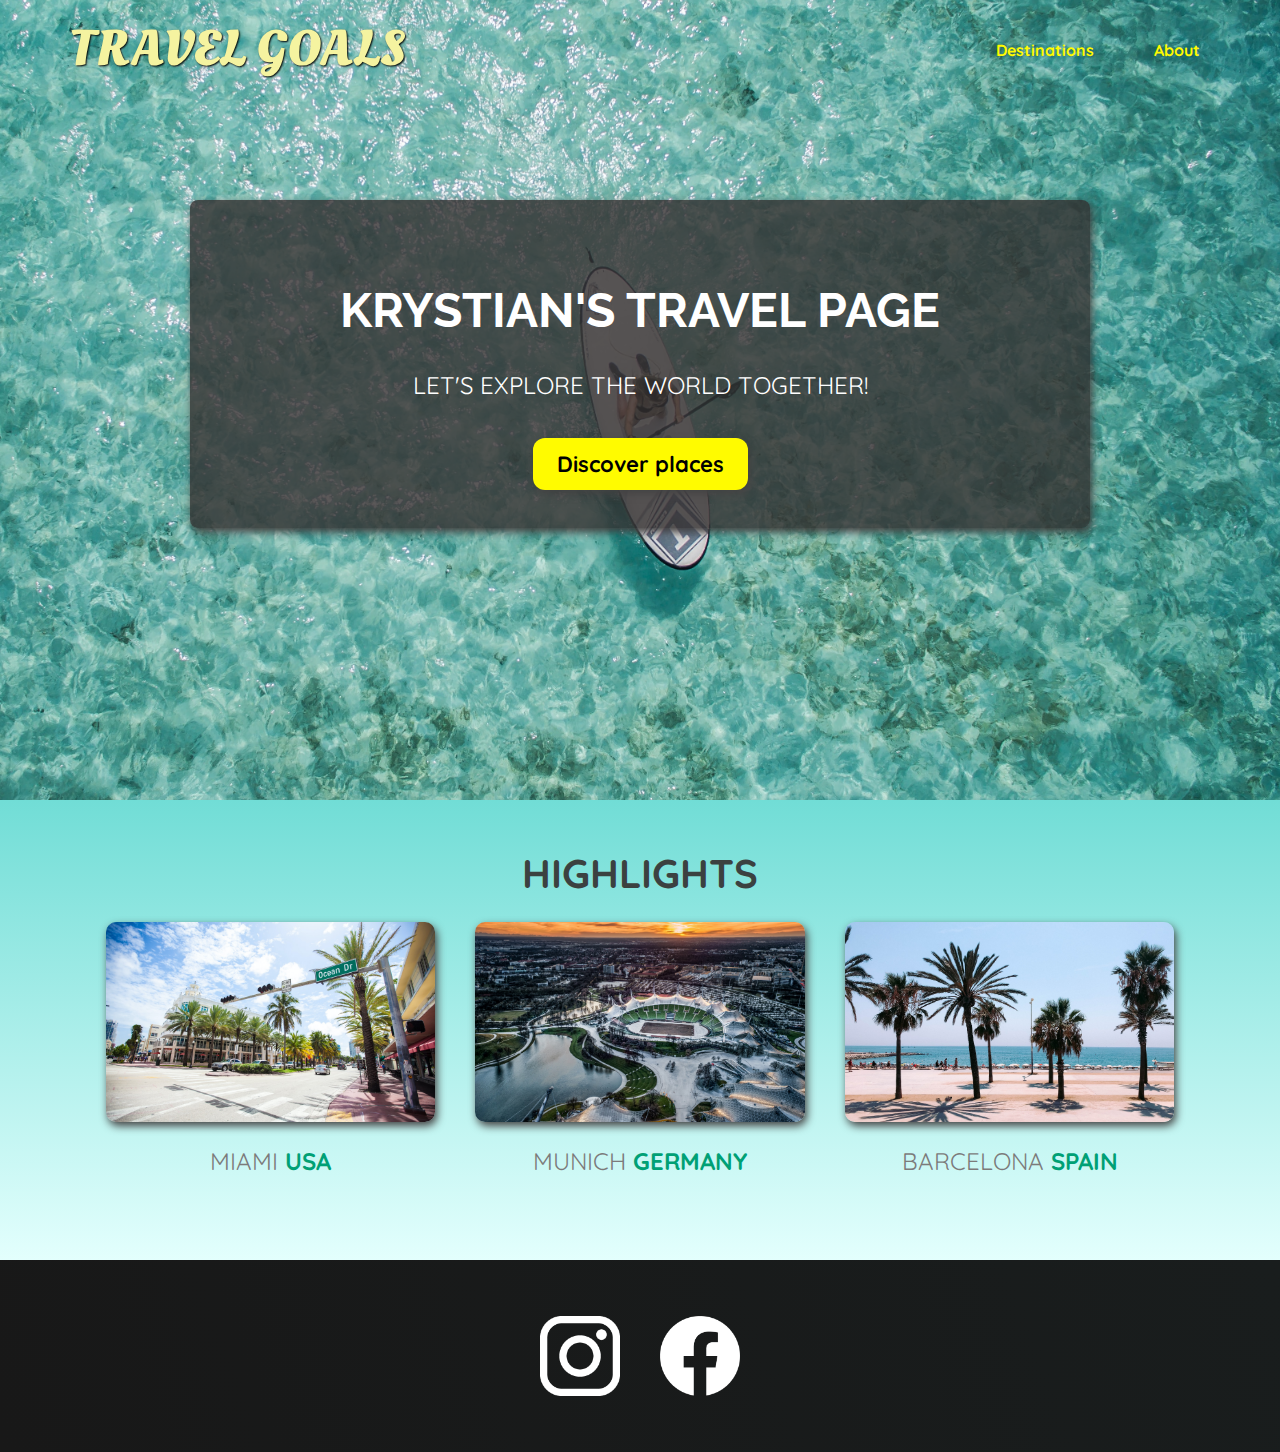
<file: index.html>
<!DOCTYPE html>
<html lang="en">
	<head>
		<meta charset="UTF-8" />
		<link
			href="https://fonts.googleapis.com/css2?family=Raleway:wght@700&family=Oleo+Script:wght@700&family=Quicksand:wght@300;500&display=swap"
			rel="stylesheet"
		/>
		<link rel="stylesheet" href="shared.css" />
		<link rel="stylesheet" href="styles.css" />
		<title>Travel Goals</title>
	</head>
	<body>
		<header>
			<div id="page-logo">
				<a href="./index.html">Travel Goals</a>
			</div>
			<nav>
				<ul>
					<li><a href="./places.html">Destinations</a></li>
					<li><a href="">About</a></li>
				</ul>
			</nav>
		</header>
		<main>
			<section id="hero">
				<div id="hero-content">
					<h1>Krystian's Travel Page</h1>
					<p>Let's explore the world together!</p>
					<a href="./places.html">Discover places</a>
				</div>
			</section>
			<section id="highlights">
				<h2>Highlights</h2>
				<ul id="destinations">
					<li class="destination">
						<img
							src="./images/places/miami.jpg"
							alt="Miami streets on sunny day"
						/>
						<p>Miami <strong>USA</strong></p>
					</li>
					<li class="destination">
						<img
							src="./images/places/munich.jpg"
							alt="Munich football stadium in winter"
						/>
						<p>Munich <strong>Germany</strong></p>
					</li>
					<li class="destination">
						<img
							src="./images/places/barcelona.jpg"
							alt="Palm beach in barcelona"
						/>
						<p>Barcelona <strong>Spain</strong></p>
					</li>
				</ul>
			</section>
		</main>
		<footer>
			<ul>
				<li>
					<a href="https://www.instagram.com"
						><img src="./images/icons/insta.png" alt="Instagram-logo"
					/></a>
				</li>
				<li>
					<a href="https://www.facebook.com"
						><img src="./images/icons/facebook.png" alt="facebook-logo"
					/></a>
				</li>
			</ul>
		</footer>
	</body>
</html>
</file>
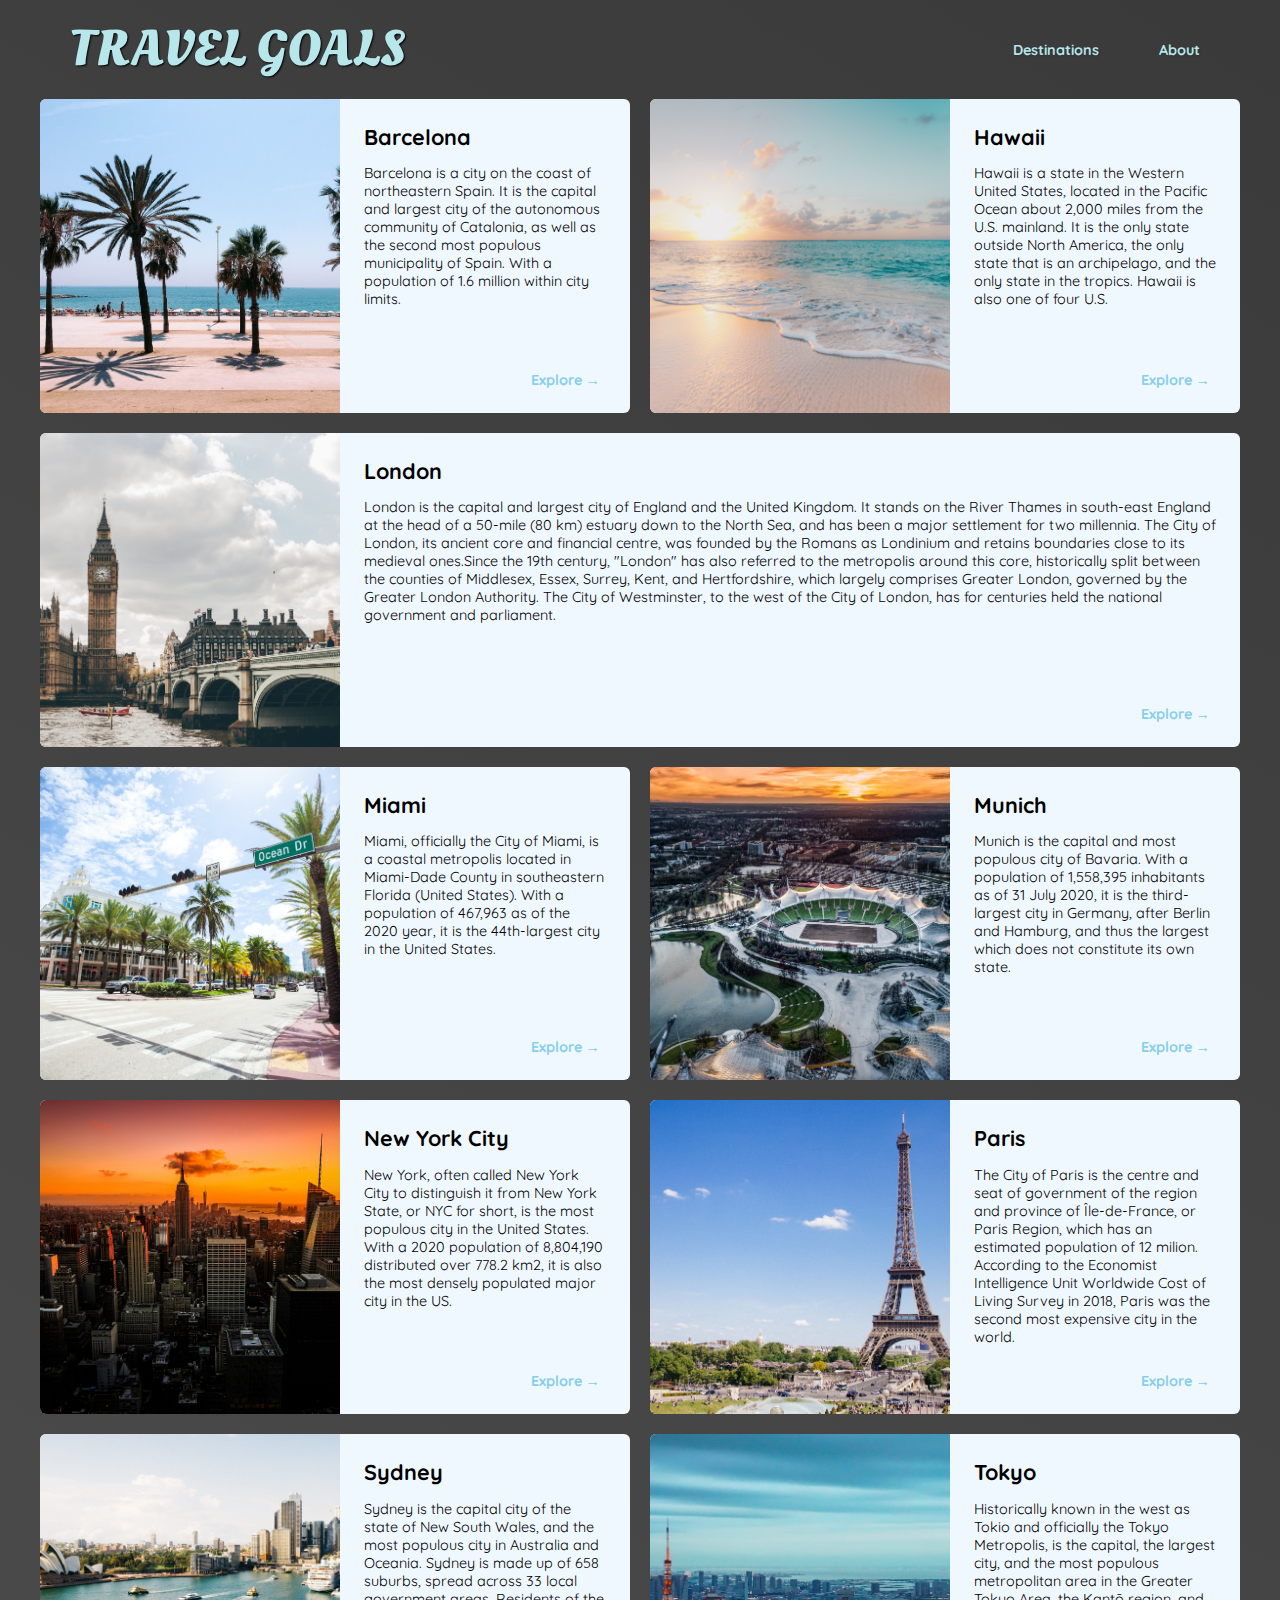
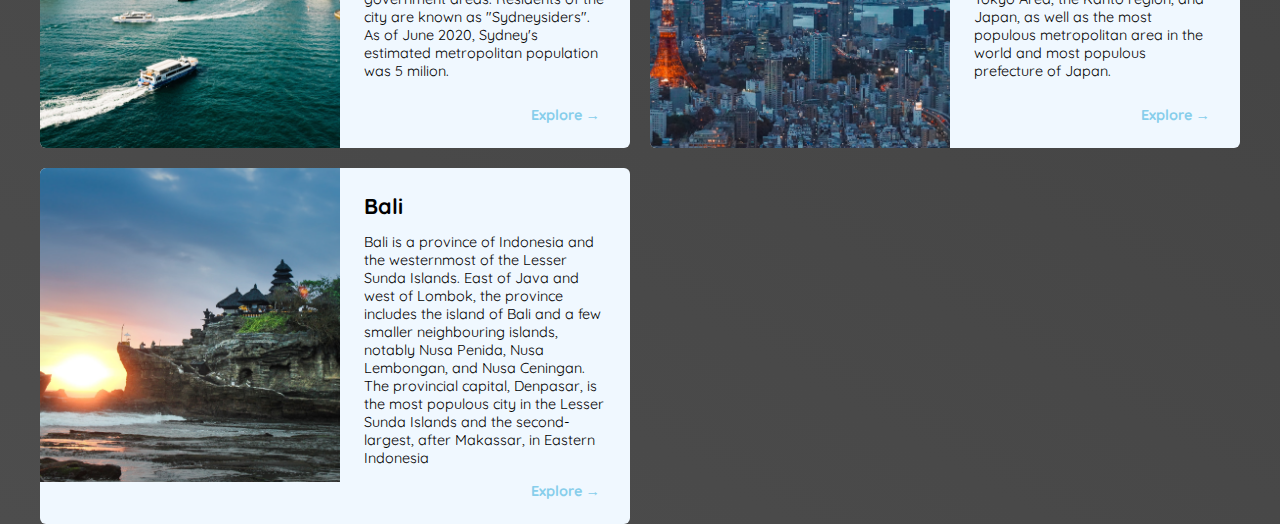
<file: places.html>
<!DOCTYPE html>
<html lang="en">
  <head>
    <meta charset="UTF-8" />
    <link
      href="https://fonts.googleapis.com/css2?family=Raleway:wght@700&family=Oleo+Script:wght@700&family=Quicksand:wght@300;500&display=swap"
      rel="stylesheet"
    />
    <link rel="stylesheet" href="shared.css" />
    <link rel="stylesheet" href="places.css" />
    <title>Travel Goals</title>
  </head>
  <body>
    <header>
      <div id="page-logo">
        <a href="./index.html">Travel Goals</a>
      </div>
      <nav>
        <ul>
          <li><a href="/places.html">Destinations</a></li>
          <li><a href="">About</a></li>
        </ul>
      </nav>
    </header>
    <main>
      <ul>
        <li>
          <img src="./images/places/barcelona.jpg" alt="City of Barcelona" />
          <div class="item-content">
            <div>
              <h2>Barcelona</h2>
              <p>
                Barcelona is a city on the coast of northeastern Spain. It is the capital and largest city of the autonomous community of Catalonia, as well as the second most populous municipality of Spain. With a population of 1.6 million within city limits.
              </p>
            </div>
            <div class="actions">
              <a href="https://en.wikipedia.org/wiki/Barcelona">Explore &#x2192</a>
            </div>
          </div>
        </li>
        <li>
          <img src="./images/places/hawaii.jpg" alt="Hawaii beach" />
          <div class="item-content">
            <div>
              <h2>Hawaii</h2>
              <p>
               Hawaii is a state in the Western United States, located in the Pacific Ocean about 2,000 miles from the U.S. mainland. It is the only state outside North America, the only state that is an archipelago, and the only state in the tropics. Hawaii is also one of four U.S.
              </p>
            </div>
            <div class="actions">
              <a href="hhttps://en.wikipedia.org/wiki/Hawaii">Explore &#x2192</a>
            </div>
          </div>
        </li>
        <li>
          <img src="./images/places/london.jpg" alt="London city" />
          <div class="item-content">
            <div>
              <h2>London</h2>
              <p>
                London is the capital and largest city of England and the United Kingdom. It stands on the River Thames in south-east England at the head of a 50-mile (80 km) estuary down to the North Sea, and has been a major settlement for two millennia. The City of London, its ancient core and financial centre, was founded by the Romans as Londinium and retains boundaries close to its medieval ones.Since the 19th century, "London" has also referred to the metropolis around this core, historically split between the counties of Middlesex, Essex, Surrey, Kent, and Hertfordshire, which largely comprises Greater London, governed by the Greater London Authority. The City of Westminster, to the west of the City of London, has for centuries held the national government and parliament.
              </p>
             
            </div>
            <div class="actions">
              <a href="https://en.wikipedia.org/wiki/London">Explore &#x2192</a>
            </div>
          </div>
        </li>
        <li>
          <img src="./images/places/miami.jpg" alt="Miami streets" />
          <div class="item-content">
            <div>
              <h2>Miami</h2>
              <p>
                Miami, officially the City of Miami, is a coastal metropolis located in Miami-Dade County in southeastern Florida (United States). With a population of 467,963 as of the 2020 year, it is the 44th-largest city in the United States.
              </p>
            </div>
            <div class="actions">
              <a href="https://en.wikipedia.org/wiki/Miami">Explore &#x2192</a>
            </div>
          </div>
        </li>
        <li>
          <img src="./images/places/munich.jpg" alt="Munich football stadium" />
          <div class="item-content">
            <div>
              <h2>Munich</h2>
              <p>
                Munich is the capital and most populous city of Bavaria. With a population of 1,558,395 inhabitants as of 31 July 2020, it is the third-largest city in Germany, after Berlin and Hamburg, and thus the largest which does not constitute its own state.
              </p>
            </div>
            <div class="actions">
              <a href="https://en.wikipedia.org/wiki/Munich">Explore &#x2192</a>
            </div>
          </div>
        </li>
        <li>
          <img src="./images/places/new-york-city.jpg" alt="New York City skyline" />
          <div class="item-content">
            <div>
              <h2>New York City</h2>
              <p>
                New York, often called New York City to distinguish it from New York State, or NYC for short, is the most populous city in the United States. With a 2020 population of 8,804,190 distributed over 778.2 km2, it is also the most densely populated major city in the US.
              </p>
            </div>
            <div class="actions">
              <a href="https://en.wikipedia.org/wiki/New_York_City"
                >Explore &#x2192</a
              >
            </div>
          </div>
        </li>
        <li>
          <img src="./images/places/paris.jpg" alt="Paris city" />
          <div class="item-content">
            <div>
              <h2>Paris</h2>
              <p>
               The City of Paris is the centre and seat of government of the region and province of Île-de-France, or Paris Region, which has an estimated population of 12 milion. According to the Economist Intelligence Unit Worldwide Cost of Living Survey in 2018, Paris was the second most expensive city in the world.
              </p>
            </div>
            <div class="actions">
              <a href="https://en.wikipedia.org/wiki/Paris">Explore &#x2192</a>
            </div>
          </div>
        </li>
        <li>
          <img src="./images/places/sydney.jpg" alt="Sydney beach" />
          <div class="item-content">
            <div>
              <h2>Sydney</h2>
              <p>
               Sydney is the capital city of the state of New South Wales, and the most populous city in Australia and Oceania. Sydney is made up of 658 suburbs, spread across 33 local government areas. Residents of the city are known as "Sydneysiders". As of June 2020, Sydney's estimated metropolitan population was 5 milion.
            </div>
            <div class="actions">
              <a href="https://en.wikipedia.org/wiki/Sydney">Explore &#x2192</a>
            </div>
          </div>
        </li>
        <li>
          <img src="./images/places/tokyo.jpg" alt="Tokyo skyline" />
          <div class="item-content">
            <div>
              <h2>Tokyo</h2>
              <p>
               Historically known in the west as Tokio and officially the Tokyo Metropolis, is the capital, the largest city, and the most populous metropolitan area in the Greater Tokyo Area, the Kantō region, and Japan, as well as the most populous metropolitan area in the world and most populous prefecture of Japan.
              </p>
            </div>
            <div class="actions">
              <a href="https://en.wikipedia.org/wiki/Tokyo">Explore &#x2192</a>
            </div>
          </div>
        </li>
        <li>
          <img src="./images/places/bali.jpg" alt="Bali beach" />
          <div class="item-content">
            <div>
              <h2>Bali</h2>
              <p>
               Bali is a province of Indonesia and the westernmost of the Lesser Sunda Islands. East of Java and west of Lombok, the province includes the island of Bali and a few smaller neighbouring islands, notably Nusa Penida, Nusa Lembongan, and Nusa Ceningan. The provincial capital, Denpasar, is the most populous city in the Lesser Sunda Islands and the second-largest, after Makassar, in Eastern Indonesia
              </p>
            </div>
            <div class="actions">
              <a href="https://en.wikipedia.org/wiki/Bali">Explore &#x2192</a>
            </div>
          </div>
        </li>
      </ul>
    </footer>
  </body>
</html>
</file>
<file: shared.css>
body {
  font-family: "Quicksand", sans-serif;
  margin-bottom: 50px;
  margin: 0px;
}

header {
  display: flex;
  justify-content: space-between;
  align-items: center;
  padding: 15px 60px;
  position: absolute;
  width: 100%;
  box-sizing: border-box;
  top: 0;
  left: 0;
}
#page-logo a {
  padding: 10px;
  font-family: "oleo Script", sans-serif;
  color: rgb(245, 243, 160);
  font-size: 50px;
  text-decoration: none;
  text-transform: uppercase;
  text-shadow: 1px 1px 2px rgb(0, 0, 0);
}

header ul {
  display: flex;
}

header li {
  margin-left: 20px;
}
ul {
  list-style: none;
  padding: 0px;
  margin: 0px;
}

a {
  text-decoration: none;
  color: black;
  font-weight: bold;
}

header a {
  color: rgb(255, 251, 0);
  text-shadow: 1px 1px 2px rgba(0, 0, 0, 0.2);
  border-radius: 6px;
  padding: 20px;
}

header nav a:hover {
  color: rgb(77, 77, 77);
  background-color: rgb(255, 251, 0);
}

footer {
  background: linear-gradient(70deg, rgb(24, 24, 24), rgb(25, 29, 29));
  padding: 36px;
}

footer li {
  width: 80px;
  height: 80px;
  margin: 20px;
}

footer img {
  width: 100%;
  height: 100%;
}

footer ul {
  display: flex;
  justify-content: center;
}
</file>
<file: styles.css>
#hero {
	height: 800px;
	background-image: url("./images/places/ocean.jpg");
	background-position: center;
	background-size: cover;
}

#hero-content {
	width: 900px;
	background-color: rgba(51, 47, 47, 0.8);
	box-shadow: 2px 4px 8px rgb(65, 62, 62);
	border-radius: 8px;
	text-align: center;
	padding: 50px 0px;
	margin: 0px auto;
	position: relative;
	top: 200px;
}

#hero-content h1 {
	color: white;
	text-transform: uppercase;
	font-size: 48px;
	font-family: "Raleway", sans-serif;
}

#hero-content p {
	color: white;
	text-transform: uppercase;
	font-size: 24px;
	font-weight: 200px;
	margin-bottom: 50px;
}

#hero-content a {
	text-decoration: none;
	background-color: rgb(255, 251, 0);
	padding: 12px 24px;
	color: black;
	font-size: 22px;
	border-radius: 12px;
	font-weight: bold;
	box-shadow: 2px 4px 8px rgb(68, 67, 67);
}

#hero-content a:hover {
	background-color: rgb(80, 39, 39);
}

#highlights {
	padding: 24px;
	background: linear-gradient(
		0deg,
		rgb(227, 255, 253),
		rgb(113, 221, 214)
	);
}

#highlights h2 {
	text-transform: uppercase;
	text-align: center;
	font-size: 40px;
	color: rgb(59, 65, 64);
	margin: 24px 0px;
}

#destinations {
	display: flex;
	width: 90%;
	margin: auto;
	margin-bottom: 40px;
	justify-content: center;
}

.destination {
	flex: 1;
	margin: 0px 20px;
}

.destination p {
	text-align: center;
	text-transform: uppercase;
	font-size: 24px;
	color: rgb(124, 123, 123);
	margin: 20px 0px;
}

.destination img {
	height: 200px;
	width: 100%;
	object-fit: cover;
	box-shadow: 2px 4px 8px rgb(68, 67, 67);
	border-radius: 10px;
}

.destination strong {
	color: rgb(0, 160, 117);
}
</file>
<file: places.css>
body {
  background: linear-gradient(30deg, rgb(77, 77, 77), rgb(58, 58, 58));
  font-size: .75rem;
}
header {
  position: static;
}

#page-logo a {
  color: rgb(183, 230, 235);
}

header a {
  color: rgb(183, 230, 235);
}

header nav a:hover {
  background-color: rgb(183, 230, 235);
  color: rgb(59, 59, 59);
}

main ul {
  width: 1200px;
  margin: 0px auto;
  display: grid;
  grid-template-columns: 1fr 1fr;
  gap: 20px 20px;
}

main li {
  background: aliceblue;
  box-shadow: 1px 1px 4px rgba(0, 0, 0, 0, 2);
  border-radius: 6px;
  overflow: hidden;
  display: flex;
}

main li img {
  width: 300px;
  height: 313.8px;
  object-fit: cover;
}

.actions {
  font-weight: bold;
  text-align: right;
}

.actions a {
  padding: 6px;
  border-radius: 5px;
  color: skyblue;
  text-align: right;
}

.actions a:hover {
  background: steelblue;
}
.item-content h2 {
  margin: 0px;
}
.item-content {
  padding: 24px;
  display: flex;
  justify-content: space-between;
  flex-direction: column;
}

li:nth-of-type(3) {
  grid-column: 1 / span 2;
}

@media (min-width: 1200px){
  body {
    font-size: .9rem;
  }
}
</file>
